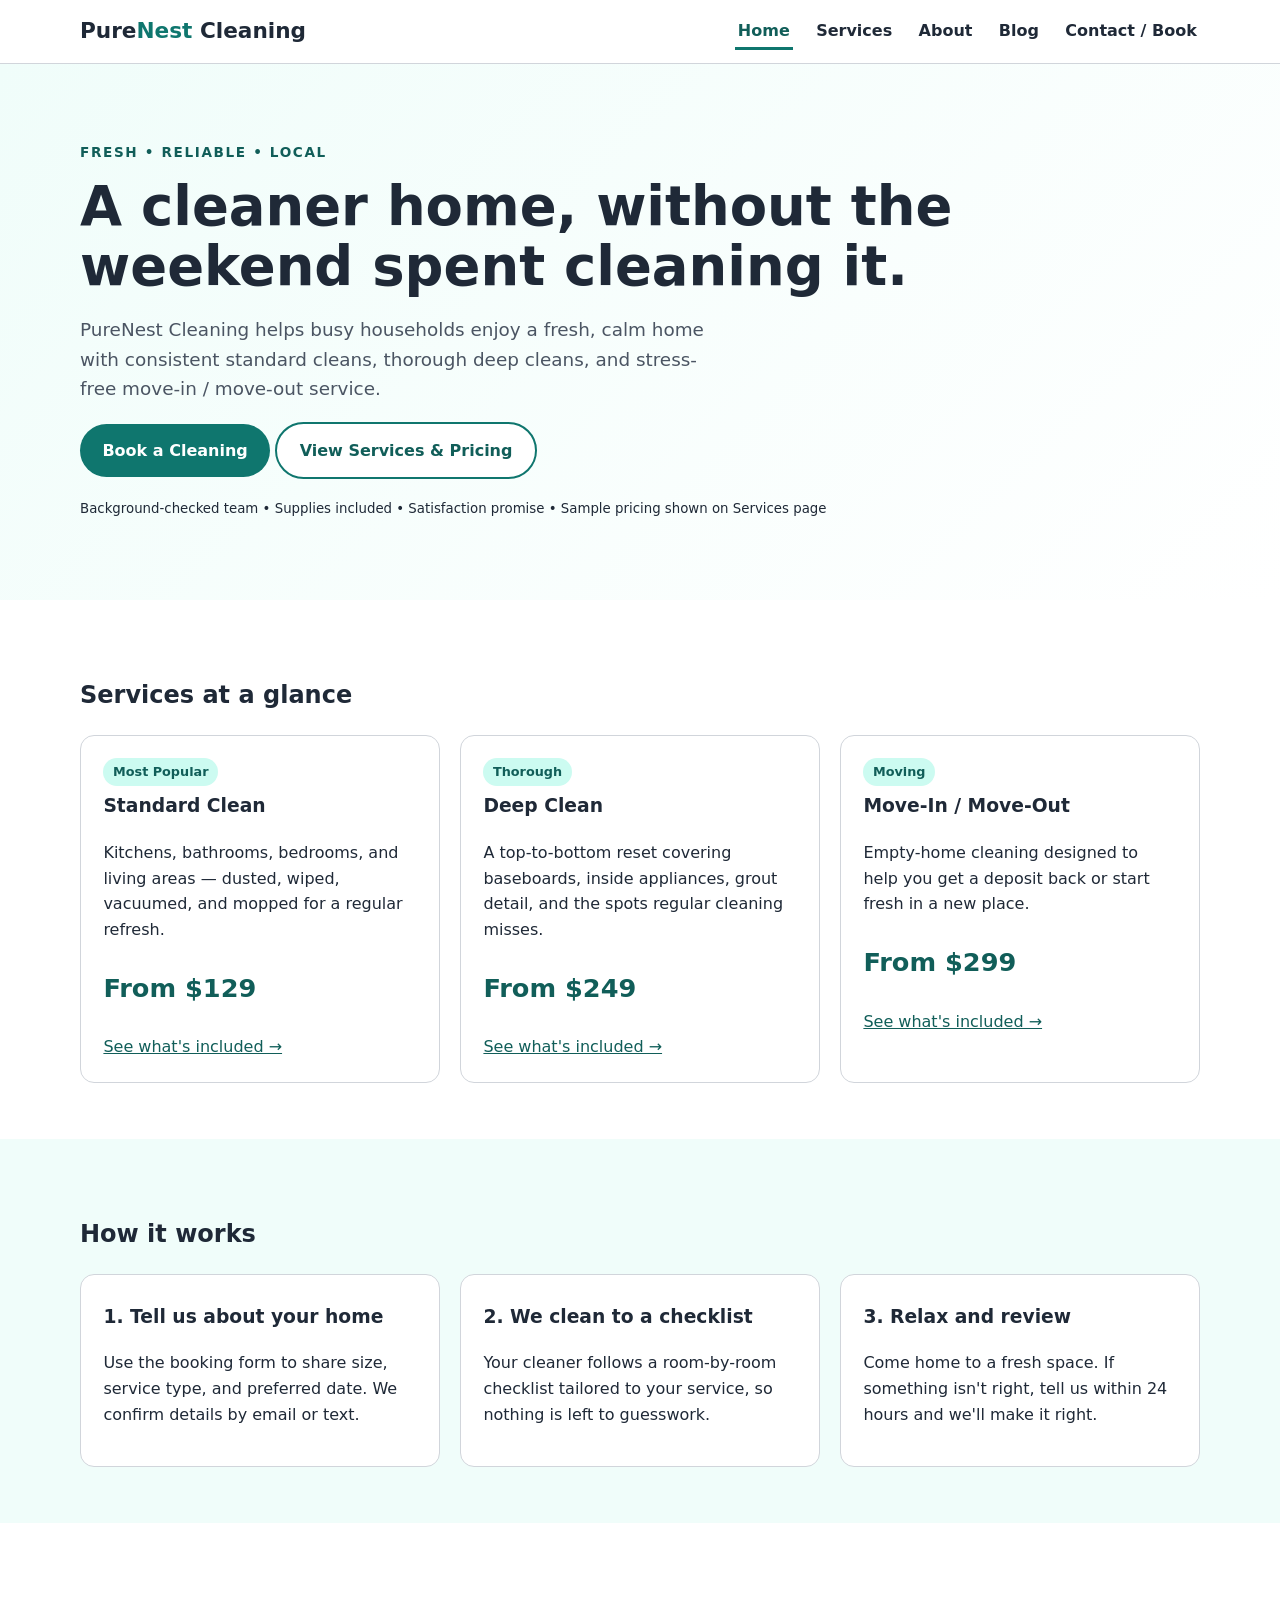
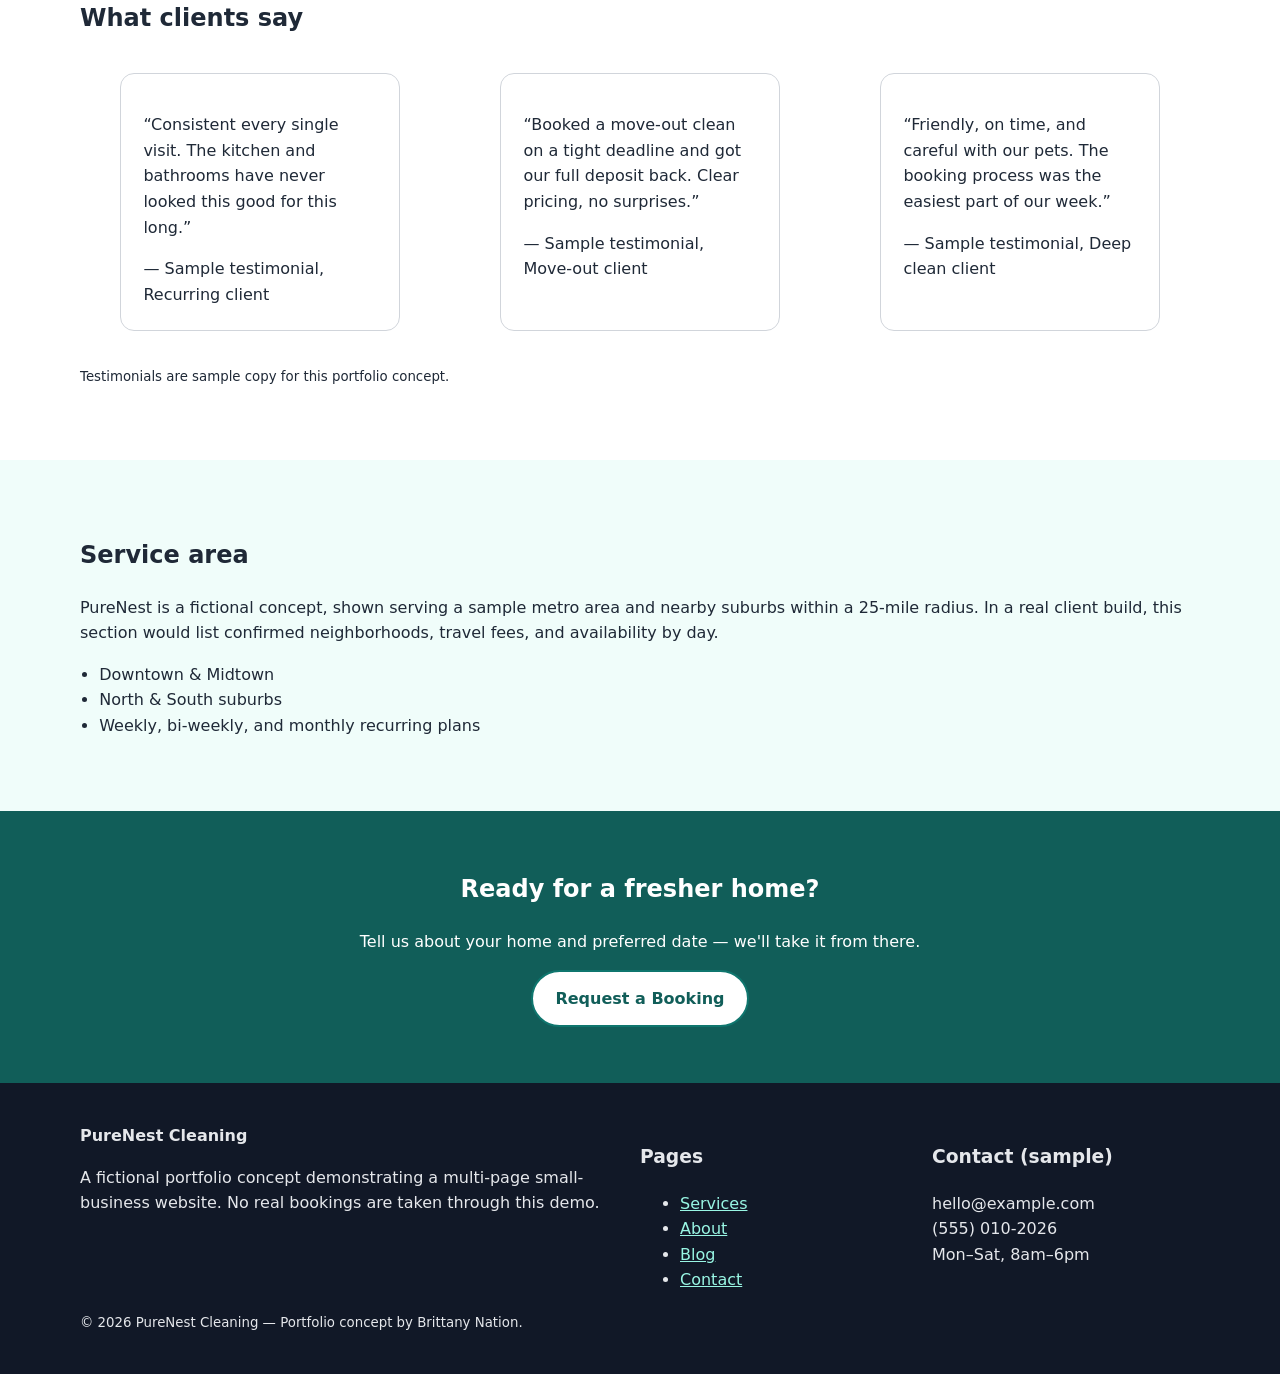
<file: index.html>
<!DOCTYPE html>
<html lang="en"><head><meta charset="UTF-8"><meta name="viewport" content="width=device-width,initial-scale=1">
<title>PureNest Cleaning — Home Cleaning You Can Trust</title>
<meta name="description" content="PureNest Cleaning is a fictional portfolio concept for a friendly, trustworthy home cleaning company.">
<link rel="stylesheet" href="styles.css">
<meta property="og:type" content="website">
<meta property="og:title" content="PureNest Cleaning — Home Cleaning You Can Trust">
<meta property="og:description" content="A complete multi-page website for PureNest Cleaning, a fictional cleaning company with fresh mint-and-white branding, structured the way a Webflow client build is structured.">
<meta property="og:url" content="https://brittanynation.github.io/multipage-business-site/">
<meta property="og:image" content="https://brittanynation.github.io/multipage-business-site/og-image.png">
<meta name="twitter:card" content="summary_large_image">
</head>
<body><a class="skip" href="#main">Skip to content</a>
<header class="site-header"><div class="container header-inner">
<a class="logo" href="index.html">Pure<span>Nest</span> Cleaning</a>
<button class="nav-toggle" aria-expanded="false" aria-controls="main-nav" aria-label="Toggle navigation">Menu</button>
<nav class="main-nav" id="main-nav" aria-label="Main navigation"><ul>
<li><a href="index.html" class="active" aria-current="page">Home</a></li>
<li><a href="services.html">Services</a></li><li><a href="about.html">About</a></li>
<li><a href="blog.html">Blog</a></li><li><a href="contact.html">Contact / Book</a></li>
</ul></nav></div></header>
<main id="main">
<section class="hero"><div class="container">
<p class="eyebrow">Fresh • Reliable • Local</p>
<h1>A cleaner home, without the weekend spent cleaning it.</h1>
<p class="lead">PureNest Cleaning helps busy households enjoy a fresh, calm home with consistent standard cleans, thorough deep cleans, and stress-free move-in / move-out service.</p>
<p><a class="btn" href="contact.html">Book a Cleaning</a> <a class="btn secondary" href="services.html">View Services &amp; Pricing</a></p>
<p><small>Background-checked team • Supplies included • Satisfaction promise • Sample pricing shown on Services page</small></p>
</div></section>

<section class="section"><div class="container"><h2>Services at a glance</h2>
<div class="grid grid-3">
<article class="card"><span class="badge">Most Popular</span><h3>Standard Clean</h3><p>Kitchens, bathrooms, bedrooms, and living areas — dusted, wiped, vacuumed, and mopped for a regular refresh.</p><p class="price">From $129</p><a href="services.html">See what's included →</a></article>
<article class="card"><span class="badge">Thorough</span><h3>Deep Clean</h3><p>A top-to-bottom reset covering baseboards, inside appliances, grout detail, and the spots regular cleaning misses.</p><p class="price">From $249</p><a href="services.html">See what's included →</a></article>
<article class="card"><span class="badge">Moving</span><h3>Move-In / Move-Out</h3><p>Empty-home cleaning designed to help you get a deposit back or start fresh in a new place.</p><p class="price">From $299</p><a href="services.html">See what's included →</a></article>
</div></div></section>

<section class="section alt"><div class="container"><h2>How it works</h2>
<div class="grid grid-3">
<div class="card"><h3>1. Tell us about your home</h3><p>Use the booking form to share size, service type, and preferred date. We confirm details by email or text.</p></div>
<div class="card"><h3>2. We clean to a checklist</h3><p>Your cleaner follows a room-by-room checklist tailored to your service, so nothing is left to guesswork.</p></div>
<div class="card"><h3>3. Relax and review</h3><p>Come home to a fresh space. If something isn't right, tell us within 24 hours and we'll make it right.</p></div>
</div></div></section>

<section class="section"><div class="container"><h2>What clients say</h2>
<div class="grid grid-3">
<blockquote class="card"><p>“Consistent every single visit. The kitchen and bathrooms have never looked this good for this long.”</p><footer>— Sample testimonial, Recurring client</footer></blockquote>
<blockquote class="card"><p>“Booked a move-out clean on a tight deadline and got our full deposit back. Clear pricing, no surprises.”</p><footer>— Sample testimonial, Move-out client</footer></blockquote>
<blockquote class="card"><p>“Friendly, on time, and careful with our pets. The booking process was the easiest part of our week.”</p><footer>— Sample testimonial, Deep clean client</footer></blockquote>
</div><p><small>Testimonials are sample copy for this portfolio concept.</small></p></div></section>

<section class="section alt"><div class="container"><h2>Service area</h2>
<p>PureNest is a fictional concept, shown serving a sample metro area and nearby suburbs within a 25-mile radius. In a real client build, this section would list confirmed neighborhoods, travel fees, and availability by day.</p>
<ul class="checklist"><li>Downtown &amp; Midtown</li><li>North &amp; South suburbs</li><li>Weekly, bi-weekly, and monthly recurring plans</li></ul>
</div></section>

<section class="cta-band"><div class="container"><h2>Ready for a fresher home?</h2><p>Tell us about your home and preferred date — we'll take it from there.</p><p><a class="btn secondary" href="contact.html">Request a Booking</a></p></div></section>
</main>
<footer class="site-footer"><div class="container footer-grid">
<div><strong>PureNest Cleaning</strong><p>A fictional portfolio concept demonstrating a multi-page small-business website. No real bookings are taken through this demo.</p></div>
<div><h3>Pages</h3><ul><li><a href="services.html">Services</a></li><li><a href="about.html">About</a></li><li><a href="blog.html">Blog</a></li><li><a href="contact.html">Contact</a></li></ul></div>
<div><h3>Contact (sample)</h3><p>hello@example.com<br>(555) 010-2026<br>Mon–Sat, 8am–6pm</p></div>
</div><div class="container"><small>© 2026 PureNest Cleaning — Portfolio concept by Brittany Nation.</small></div></footer>
<script src="app.js"></script></body></html>
</file>
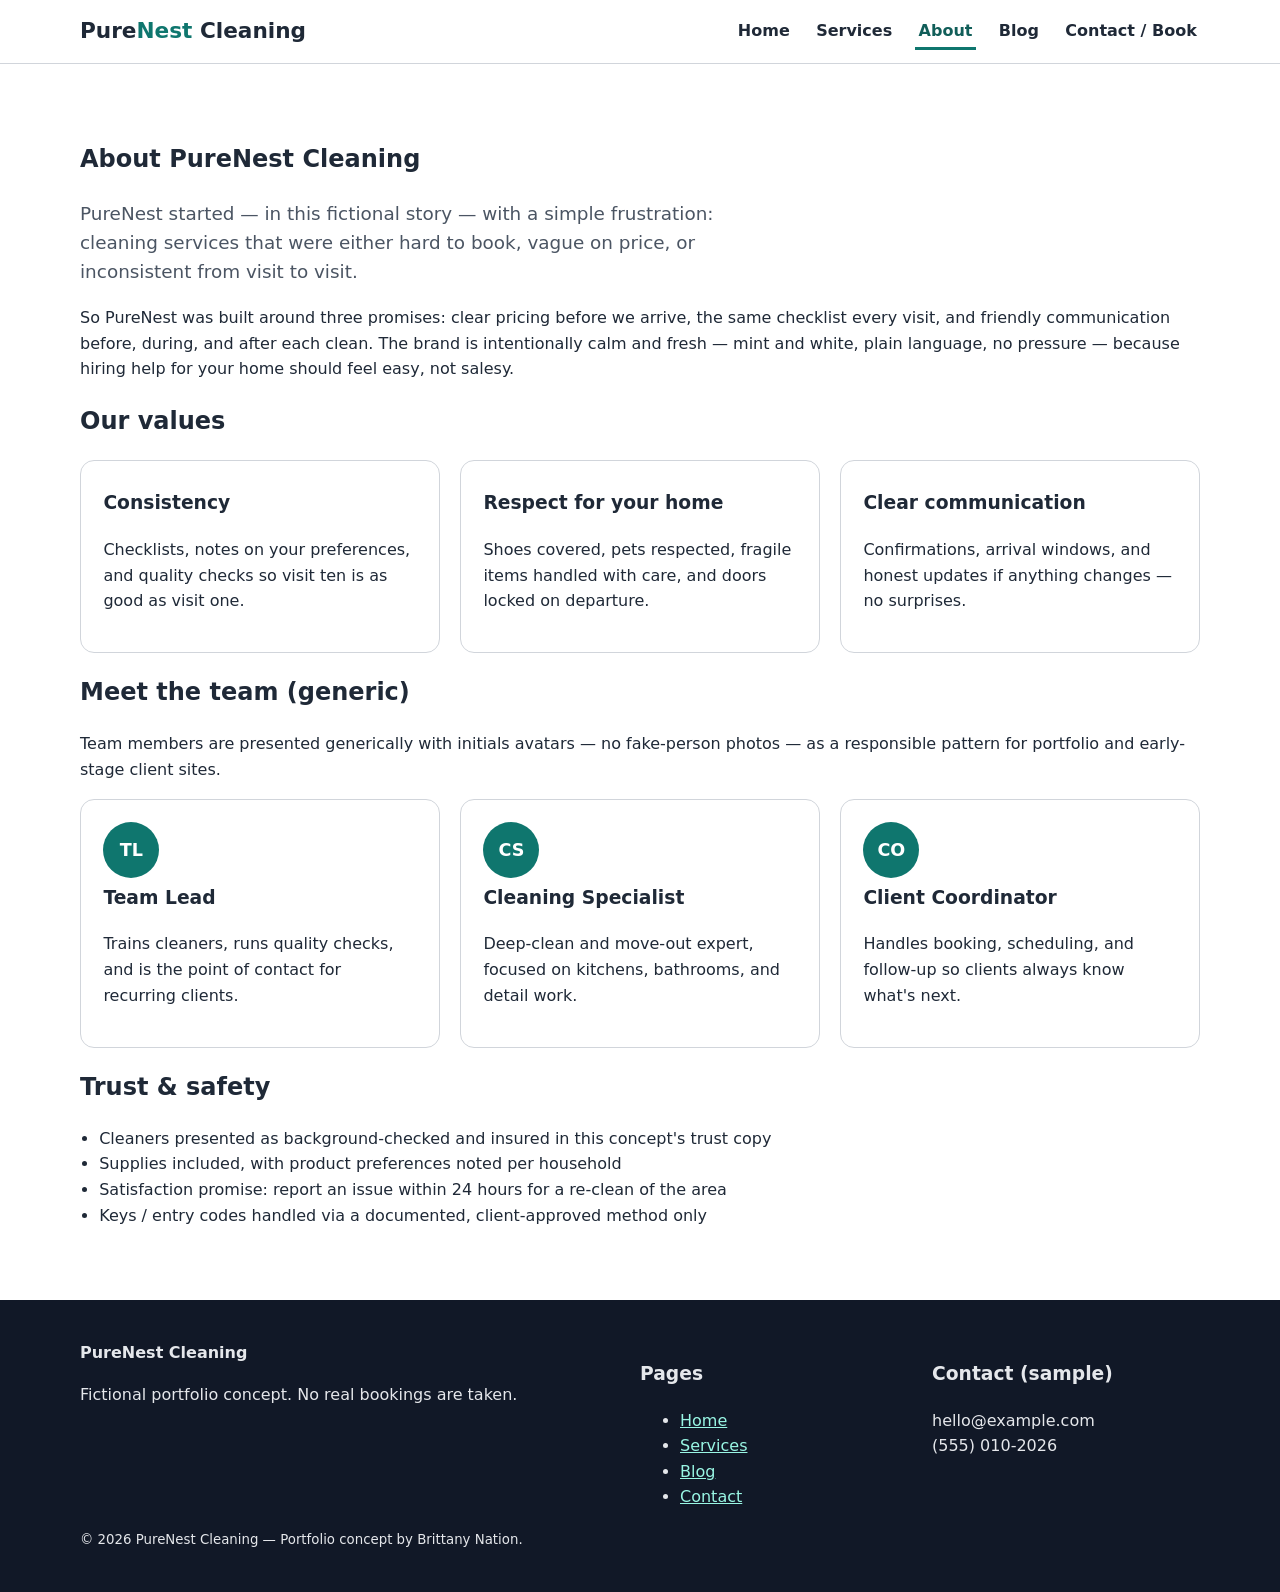
<file: about.html>
<!DOCTYPE html>
<html lang="en"><head><meta charset="UTF-8"><meta name="viewport" content="width=device-width,initial-scale=1">
<title>About — PureNest Cleaning</title><link rel="stylesheet" href="styles.css"></head>
<body><a class="skip" href="#main">Skip to content</a>
<header class="site-header"><div class="container header-inner"><a class="logo" href="index.html">Pure<span>Nest</span> Cleaning</a>
<button class="nav-toggle" aria-expanded="false" aria-controls="main-nav" aria-label="Toggle navigation">Menu</button>
<nav class="main-nav" id="main-nav" aria-label="Main navigation"><ul>
<li><a href="index.html">Home</a></li><li><a href="services.html">Services</a></li>
<li><a href="about.html" class="active" aria-current="page">About</a></li><li><a href="blog.html">Blog</a></li><li><a href="contact.html">Contact / Book</a></li></ul></nav></div></header>
<main id="main"><section class="section"><div class="container">
<h1>About PureNest Cleaning</h1>
<p class="lead">PureNest started — in this fictional story — with a simple frustration: cleaning services that were either hard to book, vague on price, or inconsistent from visit to visit.</p>
<p>So PureNest was built around three promises: clear pricing before we arrive, the same checklist every visit, and friendly communication before, during, and after each clean. The brand is intentionally calm and fresh — mint and white, plain language, no pressure — because hiring help for your home should feel easy, not salesy.</p>
<h2>Our values</h2><div class="grid grid-3">
<div class="card"><h3>Consistency</h3><p>Checklists, notes on your preferences, and quality checks so visit ten is as good as visit one.</p></div>
<div class="card"><h3>Respect for your home</h3><p>Shoes covered, pets respected, fragile items handled with care, and doors locked on departure.</p></div>
<div class="card"><h3>Clear communication</h3><p>Confirmations, arrival windows, and honest updates if anything changes — no surprises.</p></div></div>

<h2>Meet the team (generic)</h2><p>Team members are presented generically with initials avatars — no fake-person photos — as a responsible pattern for portfolio and early-stage client sites.</p>
<div class="grid grid-3">
<div class="card"><div class="avatar" aria-hidden="true">TL</div><h3>Team Lead</h3><p>Trains cleaners, runs quality checks, and is the point of contact for recurring clients.</p></div>
<div class="card"><div class="avatar" aria-hidden="true">CS</div><h3>Cleaning Specialist</h3><p>Deep-clean and move-out expert, focused on kitchens, bathrooms, and detail work.</p></div>
<div class="card"><div class="avatar" aria-hidden="true">CO</div><h3>Client Coordinator</h3><p>Handles booking, scheduling, and follow-up so clients always know what's next.</p></div></div>

<h2>Trust &amp; safety</h2><ul class="checklist">
<li>Cleaners presented as background-checked and insured in this concept's trust copy</li>
<li>Supplies included, with product preferences noted per household</li>
<li>Satisfaction promise: report an issue within 24 hours for a re-clean of the area</li>
<li>Keys / entry codes handled via a documented, client-approved method only</li></ul>
</div></section></main>
<footer class="site-footer"><div class="container footer-grid"><div><strong>PureNest Cleaning</strong><p>Fictional portfolio concept. No real bookings are taken.</p></div><div><h3>Pages</h3><ul><li><a href="index.html">Home</a></li><li><a href="services.html">Services</a></li><li><a href="blog.html">Blog</a></li><li><a href="contact.html">Contact</a></li></ul></div><div><h3>Contact (sample)</h3><p>hello@example.com<br>(555) 010-2026</p></div></div><div class="container"><small>© 2026 PureNest Cleaning — Portfolio concept by Brittany Nation.</small></div></footer>
<script src="app.js"></script></body></html>
</file>
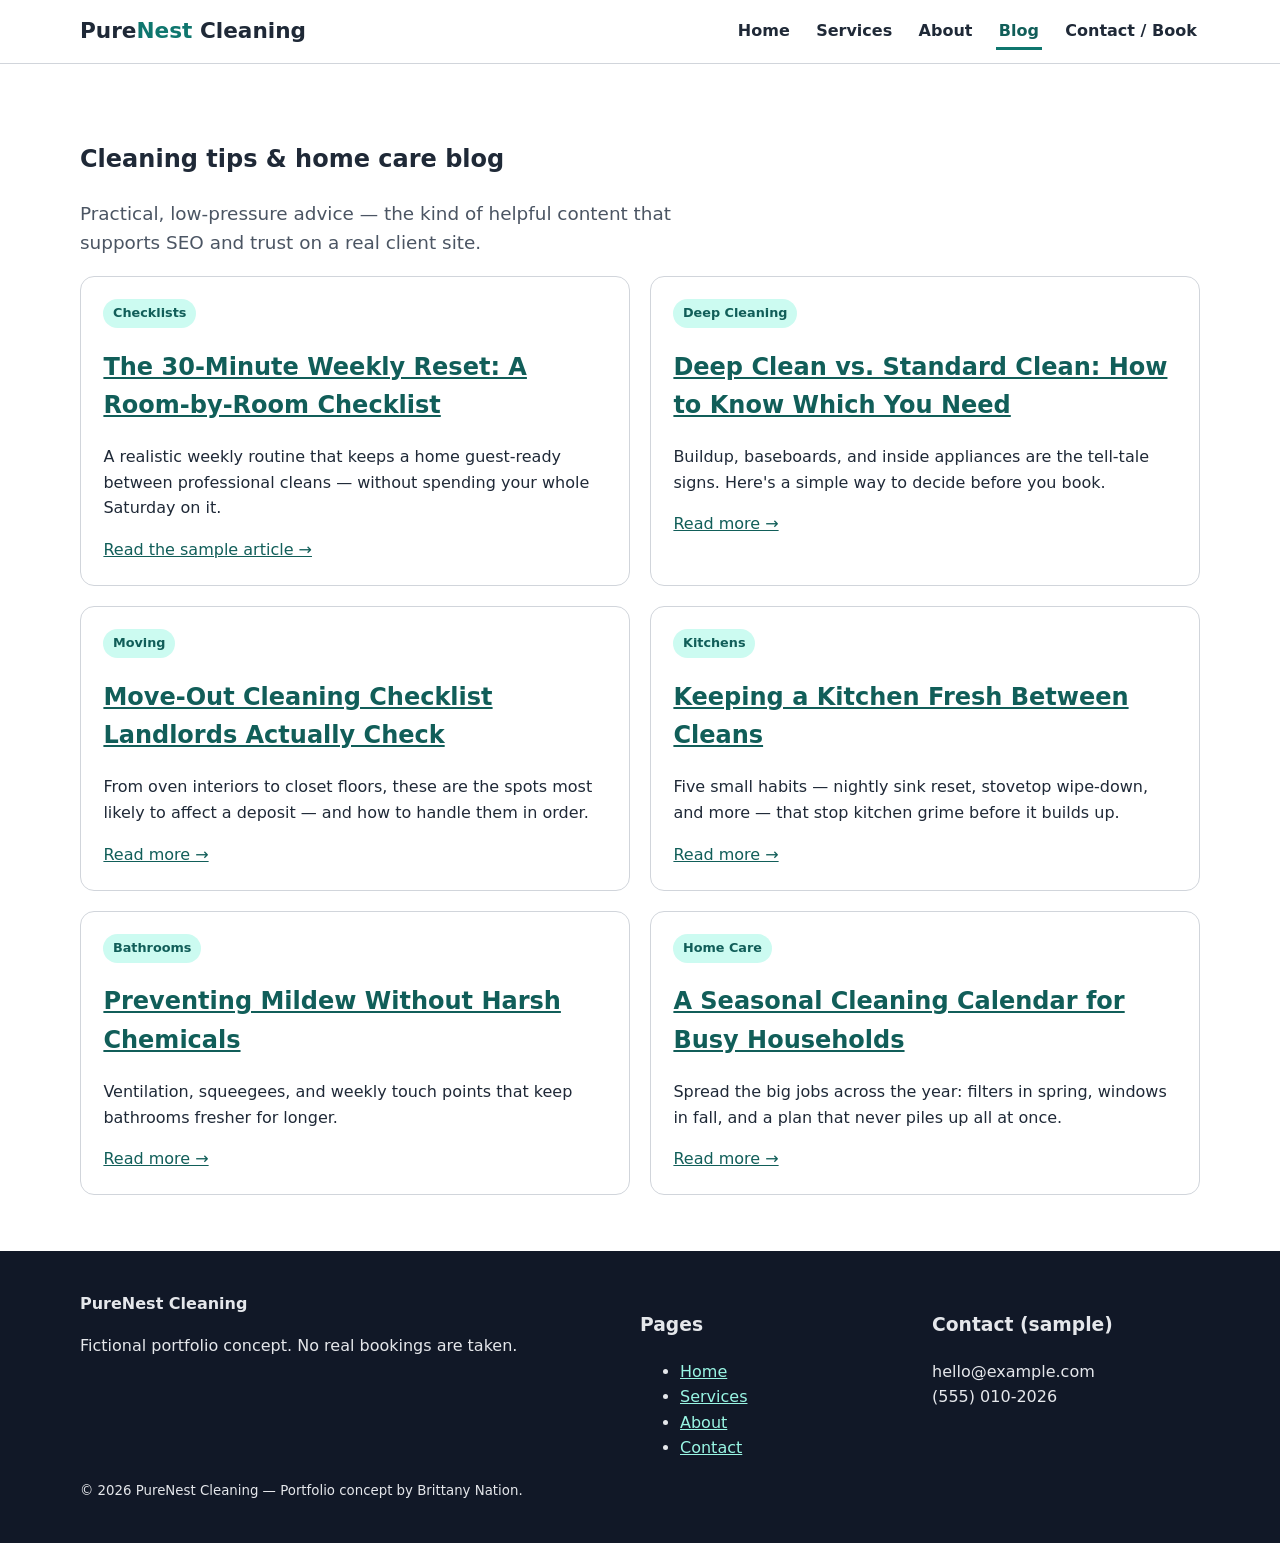
<file: blog.html>
<!DOCTYPE html>
<html lang="en"><head><meta charset="UTF-8"><meta name="viewport" content="width=device-width,initial-scale=1">
<title>Blog — PureNest Cleaning</title><link rel="stylesheet" href="styles.css"></head>
<body><a class="skip" href="#main">Skip to content</a>
<header class="site-header"><div class="container header-inner"><a class="logo" href="index.html">Pure<span>Nest</span> Cleaning</a>
<button class="nav-toggle" aria-expanded="false" aria-controls="main-nav" aria-label="Toggle navigation">Menu</button>
<nav class="main-nav" id="main-nav" aria-label="Main navigation"><ul>
<li><a href="index.html">Home</a></li><li><a href="services.html">Services</a></li>
<li><a href="about.html">About</a></li><li><a href="blog.html" class="active" aria-current="page">Blog</a></li><li><a href="contact.html">Contact / Book</a></li></ul></nav></div></header>
<main id="main"><section class="section"><div class="container">
<h1>Cleaning tips &amp; home care blog</h1><p class="lead">Practical, low-pressure advice — the kind of helpful content that supports SEO and trust on a real client site.</p>
<div class="grid grid-2">
<article class="card"><span class="badge">Checklists</span><h2><a href="post.html">The 30-Minute Weekly Reset: A Room-by-Room Checklist</a></h2><p>A realistic weekly routine that keeps a home guest-ready between professional cleans — without spending your whole Saturday on it.</p><a href="post.html">Read the sample article →</a></article>
<article class="card"><span class="badge">Deep Cleaning</span><h2><a href="post.html">Deep Clean vs. Standard Clean: How to Know Which You Need</a></h2><p>Buildup, baseboards, and inside appliances are the tell-tale signs. Here's a simple way to decide before you book.</p><a href="post.html">Read more →</a></article>
<article class="card"><span class="badge">Moving</span><h2><a href="post.html">Move-Out Cleaning Checklist Landlords Actually Check</a></h2><p>From oven interiors to closet floors, these are the spots most likely to affect a deposit — and how to handle them in order.</p><a href="post.html">Read more →</a></article>
<article class="card"><span class="badge">Kitchens</span><h2><a href="post.html">Keeping a Kitchen Fresh Between Cleans</a></h2><p>Five small habits — nightly sink reset, stovetop wipe-down, and more — that stop kitchen grime before it builds up.</p><a href="post.html">Read more →</a></article>
<article class="card"><span class="badge">Bathrooms</span><h2><a href="post.html">Preventing Mildew Without Harsh Chemicals</a></h2><p>Ventilation, squeegees, and weekly touch points that keep bathrooms fresher for longer.</p><a href="post.html">Read more →</a></article>
<article class="card"><span class="badge">Home Care</span><h2><a href="post.html">A Seasonal Cleaning Calendar for Busy Households</a></h2><p>Spread the big jobs across the year: filters in spring, windows in fall, and a plan that never piles up all at once.</p><a href="post.html">Read more →</a></article>
</div></div></section></main>
<footer class="site-footer"><div class="container footer-grid"><div><strong>PureNest Cleaning</strong><p>Fictional portfolio concept. No real bookings are taken.</p></div><div><h3>Pages</h3><ul><li><a href="index.html">Home</a></li><li><a href="services.html">Services</a></li><li><a href="about.html">About</a></li><li><a href="contact.html">Contact</a></li></ul></div><div><h3>Contact (sample)</h3><p>hello@example.com<br>(555) 010-2026</p></div></div><div class="container"><small>© 2026 PureNest Cleaning — Portfolio concept by Brittany Nation.</small></div></footer>
<script src="app.js"></script></body></html>
</file>
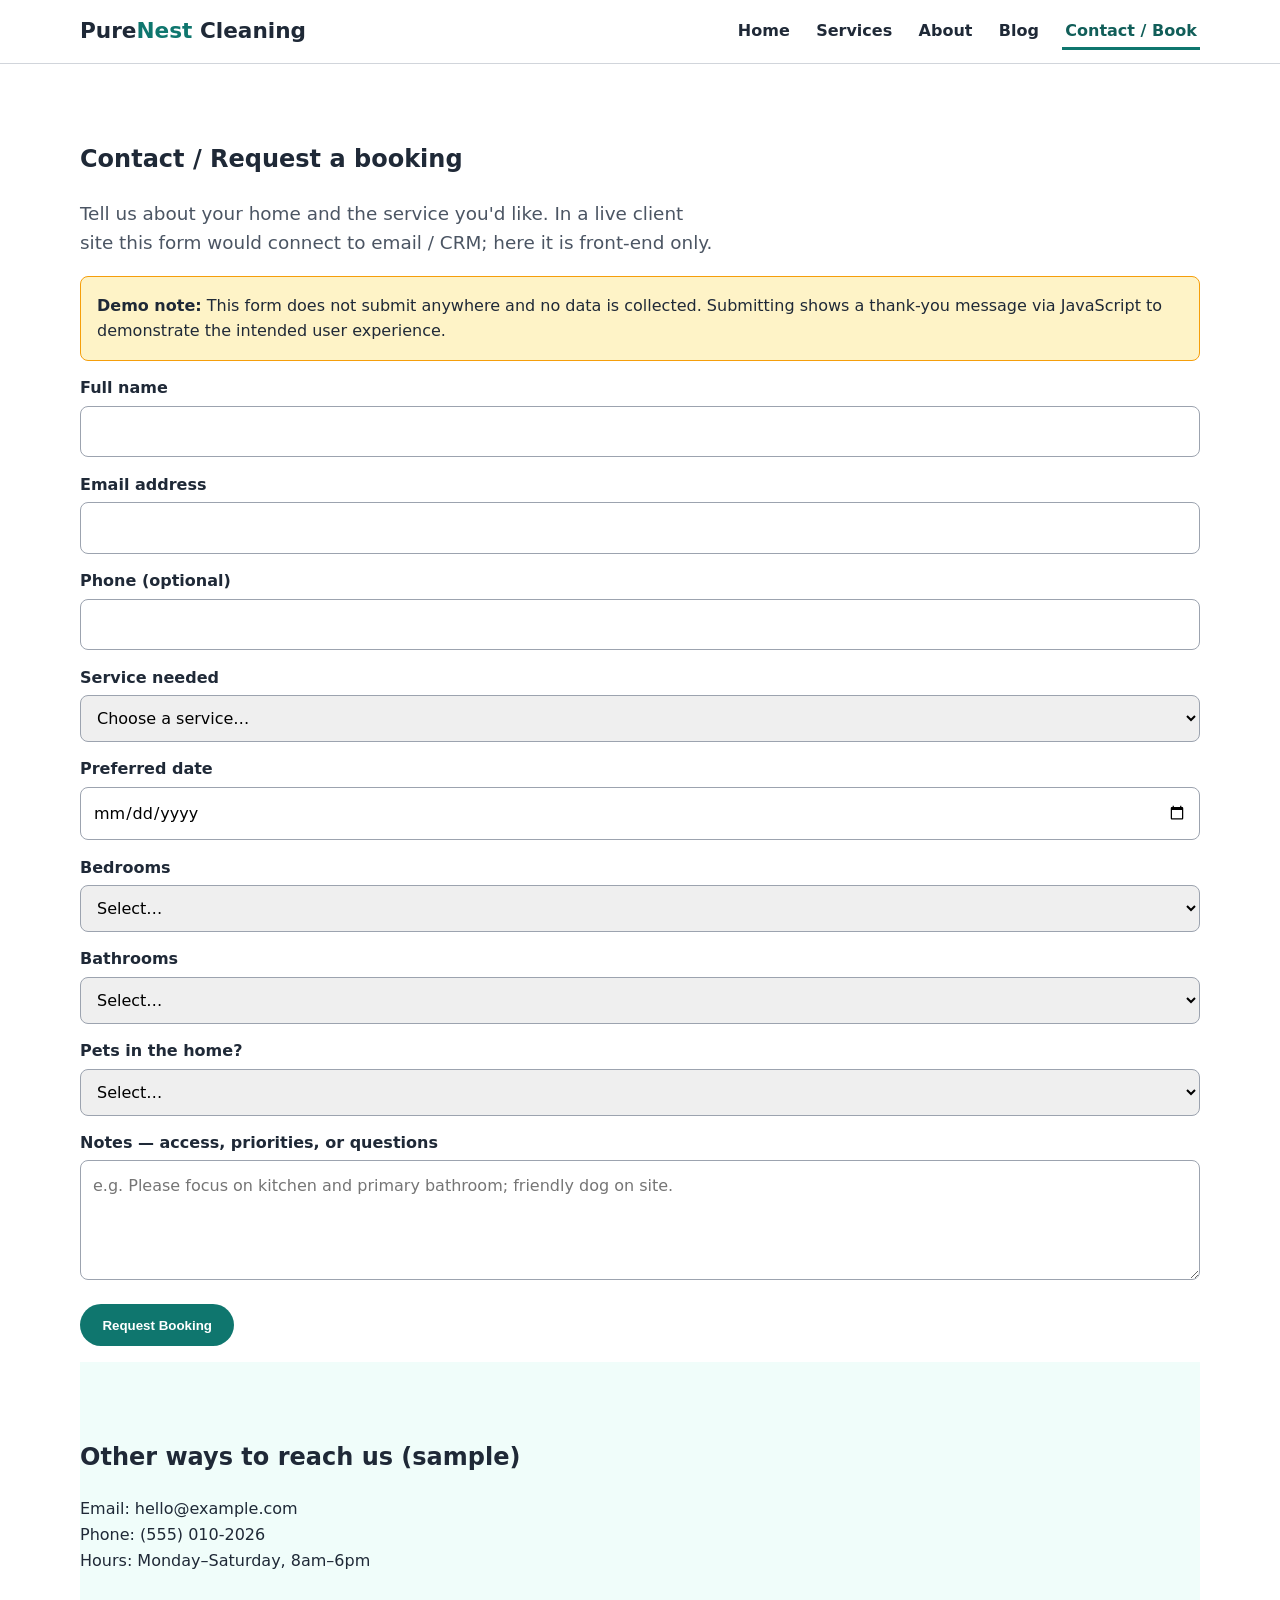
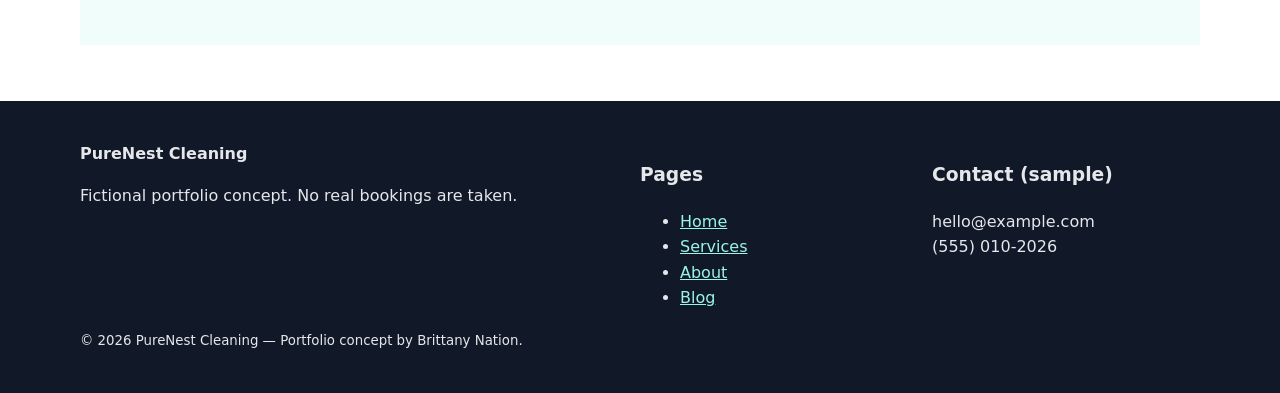
<file: contact.html>
<!DOCTYPE html>
<html lang="en"><head><meta charset="UTF-8"><meta name="viewport" content="width=device-width,initial-scale=1">
<title>Contact / Book — PureNest Cleaning</title><link rel="stylesheet" href="styles.css"></head>
<body><a class="skip" href="#main">Skip to content</a>
<header class="site-header"><div class="container header-inner"><a class="logo" href="index.html">Pure<span>Nest</span> Cleaning</a>
<button class="nav-toggle" aria-expanded="false" aria-controls="main-nav" aria-label="Toggle navigation">Menu</button>
<nav class="main-nav" id="main-nav" aria-label="Main navigation"><ul>
<li><a href="index.html">Home</a></li><li><a href="services.html">Services</a></li>
<li><a href="about.html">About</a></li><li><a href="blog.html">Blog</a></li><li><a href="contact.html" class="active" aria-current="page">Contact / Book</a></li></ul></nav></div></header>
<main id="main"><section class="section"><div class="container">
<h1>Contact / Request a booking</h1>
<p class="lead">Tell us about your home and the service you'd like. In a live client site this form would connect to email / CRM; here it is front-end only.</p>
<div class="form-note" role="note"><strong>Demo note:</strong> This form does not submit anywhere and no data is collected. Submitting shows a thank-you message via JavaScript to demonstrate the intended user experience.</div>

<form id="booking-form" novalidate>
<label for="name">Full name</label><input id="name" name="name" type="text" autocomplete="name" required>
<label for="email">Email address</label><input id="email" name="email" type="email" autocomplete="email" required>
<label for="phone">Phone (optional)</label><input id="phone" name="phone" type="tel" autocomplete="tel">
<label for="service">Service needed</label>
<select id="service" name="service" required><option value="">Choose a service…</option><option>Standard Clean</option><option>Deep Clean</option><option>Move-In / Move-Out</option><option>Recurring Plan</option><option>Not sure yet</option></select>
<label for="date">Preferred date</label><input id="date" name="date" type="date">
<label for="bedrooms">Bedrooms</label>
<select id="bedrooms" name="bedrooms"><option value="">Select…</option><option>Studio / 1</option><option>2</option><option>3</option><option>4</option><option>5+</option></select>
<label for="bathrooms">Bathrooms</label>
<select id="bathrooms" name="bathrooms"><option value="">Select…</option><option>1</option><option>2</option><option>3</option><option>4+</option></select>
<label for="pets">Pets in the home?</label>
<select id="pets" name="pets"><option value="">Select…</option><option>No pets</option><option>Dog(s)</option><option>Cat(s)</option><option>Other</option></select>
<label for="notes">Notes — access, priorities, or questions</label><textarea id="notes" name="notes" placeholder="e.g. Please focus on kitchen and primary bathroom; friendly dog on site."></textarea>
<p><button class="btn" type="submit">Request Booking</button></p>
<div id="form-success" class="success" hidden tabindex="-1"><strong>Thank you!</strong> Your request has been noted in this demo. In a live PureNest site, we'd confirm your booking by email or text within one business day.</div>
</form>

<section class="section alt"><h2>Other ways to reach us (sample)</h2><p>Email: hello@example.com<br>Phone: (555) 010-2026<br>Hours: Monday–Saturday, 8am–6pm</p></section>
</div></section></main>
<footer class="site-footer"><div class="container footer-grid"><div><strong>PureNest Cleaning</strong><p>Fictional portfolio concept. No real bookings are taken.</p></div><div><h3>Pages</h3><ul><li><a href="index.html">Home</a></li><li><a href="services.html">Services</a></li><li><a href="about.html">About</a></li><li><a href="blog.html">Blog</a></li></ul></div><div><h3>Contact (sample)</h3><p>hello@example.com<br>(555) 010-2026</p></div></div><div class="container"><small>© 2026 PureNest Cleaning — Portfolio concept by Brittany Nation.</small></div></footer>
<script src="app.js"></script></body></html>
</file>
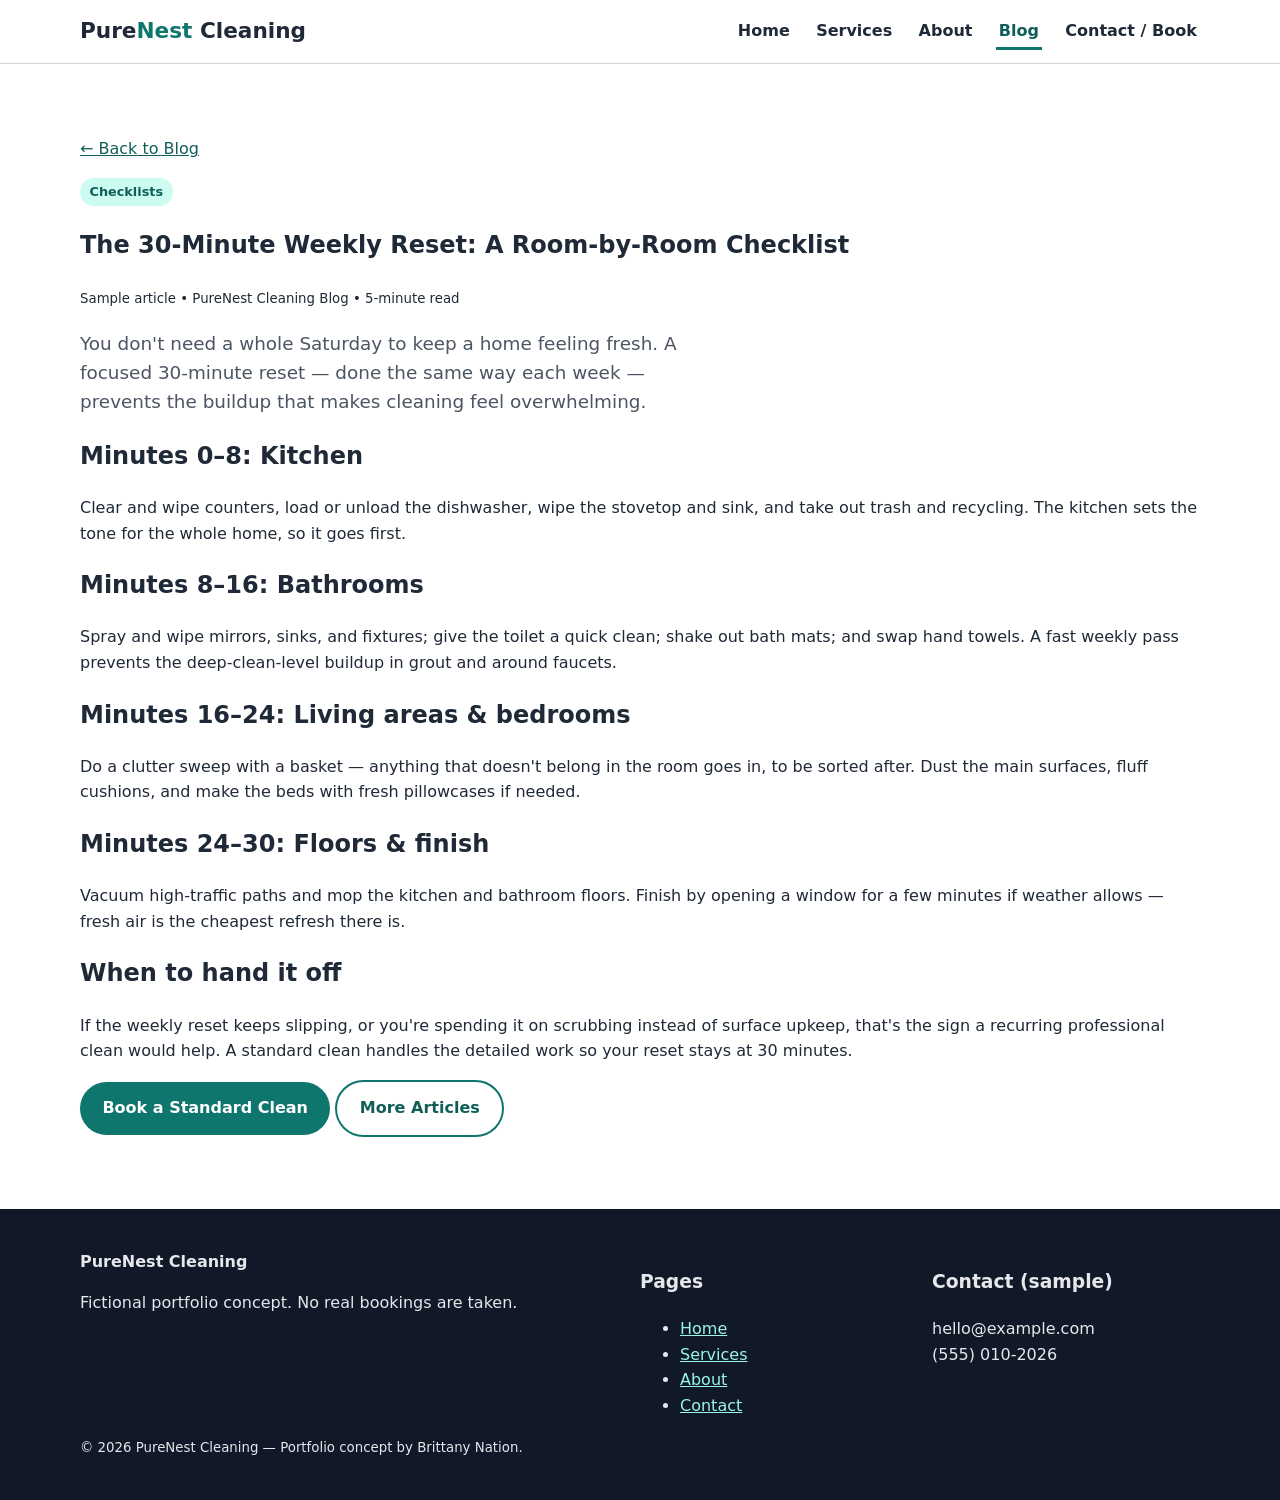
<file: post.html>
<!DOCTYPE html>
<html lang="en"><head><meta charset="UTF-8"><meta name="viewport" content="width=device-width,initial-scale=1">
<title>The 30-Minute Weekly Reset — PureNest Cleaning Blog</title><link rel="stylesheet" href="styles.css"></head>
<body><a class="skip" href="#main">Skip to content</a>
<header class="site-header"><div class="container header-inner"><a class="logo" href="index.html">Pure<span>Nest</span> Cleaning</a>
<button class="nav-toggle" aria-expanded="false" aria-controls="main-nav" aria-label="Toggle navigation">Menu</button>
<nav class="main-nav" id="main-nav" aria-label="Main navigation"><ul>
<li><a href="index.html">Home</a></li><li><a href="services.html">Services</a></li>
<li><a href="about.html">About</a></li><li><a href="blog.html" class="active" aria-current="page">Blog</a></li><li><a href="contact.html">Contact / Book</a></li></ul></nav></div></header>
<main id="main"><article class="section"><div class="container">
<p><a href="blog.html">← Back to Blog</a></p><span class="badge">Checklists</span>
<h1>The 30-Minute Weekly Reset: A Room-by-Room Checklist</h1>
<p><small>Sample article • PureNest Cleaning Blog • 5-minute read</small></p>
<p class="lead">You don't need a whole Saturday to keep a home feeling fresh. A focused 30-minute reset — done the same way each week — prevents the buildup that makes cleaning feel overwhelming.</p>
<h2>Minutes 0–8: Kitchen</h2><p>Clear and wipe counters, load or unload the dishwasher, wipe the stovetop and sink, and take out trash and recycling. The kitchen sets the tone for the whole home, so it goes first.</p>
<h2>Minutes 8–16: Bathrooms</h2><p>Spray and wipe mirrors, sinks, and fixtures; give the toilet a quick clean; shake out bath mats; and swap hand towels. A fast weekly pass prevents the deep-clean-level buildup in grout and around faucets.</p>
<h2>Minutes 16–24: Living areas &amp; bedrooms</h2><p>Do a clutter sweep with a basket — anything that doesn't belong in the room goes in, to be sorted after. Dust the main surfaces, fluff cushions, and make the beds with fresh pillowcases if needed.</p>
<h2>Minutes 24–30: Floors &amp; finish</h2><p>Vacuum high-traffic paths and mop the kitchen and bathroom floors. Finish by opening a window for a few minutes if weather allows — fresh air is the cheapest refresh there is.</p>
<h2>When to hand it off</h2><p>If the weekly reset keeps slipping, or you're spending it on scrubbing instead of surface upkeep, that's the sign a recurring professional clean would help. A standard clean handles the detailed work so your reset stays at 30 minutes.</p>
<p><a class="btn" href="contact.html">Book a Standard Clean</a> <a class="btn secondary" href="blog.html">More Articles</a></p>
</div></article></main>
<footer class="site-footer"><div class="container footer-grid"><div><strong>PureNest Cleaning</strong><p>Fictional portfolio concept. No real bookings are taken.</p></div><div><h3>Pages</h3><ul><li><a href="index.html">Home</a></li><li><a href="services.html">Services</a></li><li><a href="about.html">About</a></li><li><a href="contact.html">Contact</a></li></ul></div><div><h3>Contact (sample)</h3><p>hello@example.com<br>(555) 010-2026</p></div></div><div class="container"><small>© 2026 PureNest Cleaning — Portfolio concept by Brittany Nation.</small></div></footer>
<script src="app.js"></script></body></html>
</file>
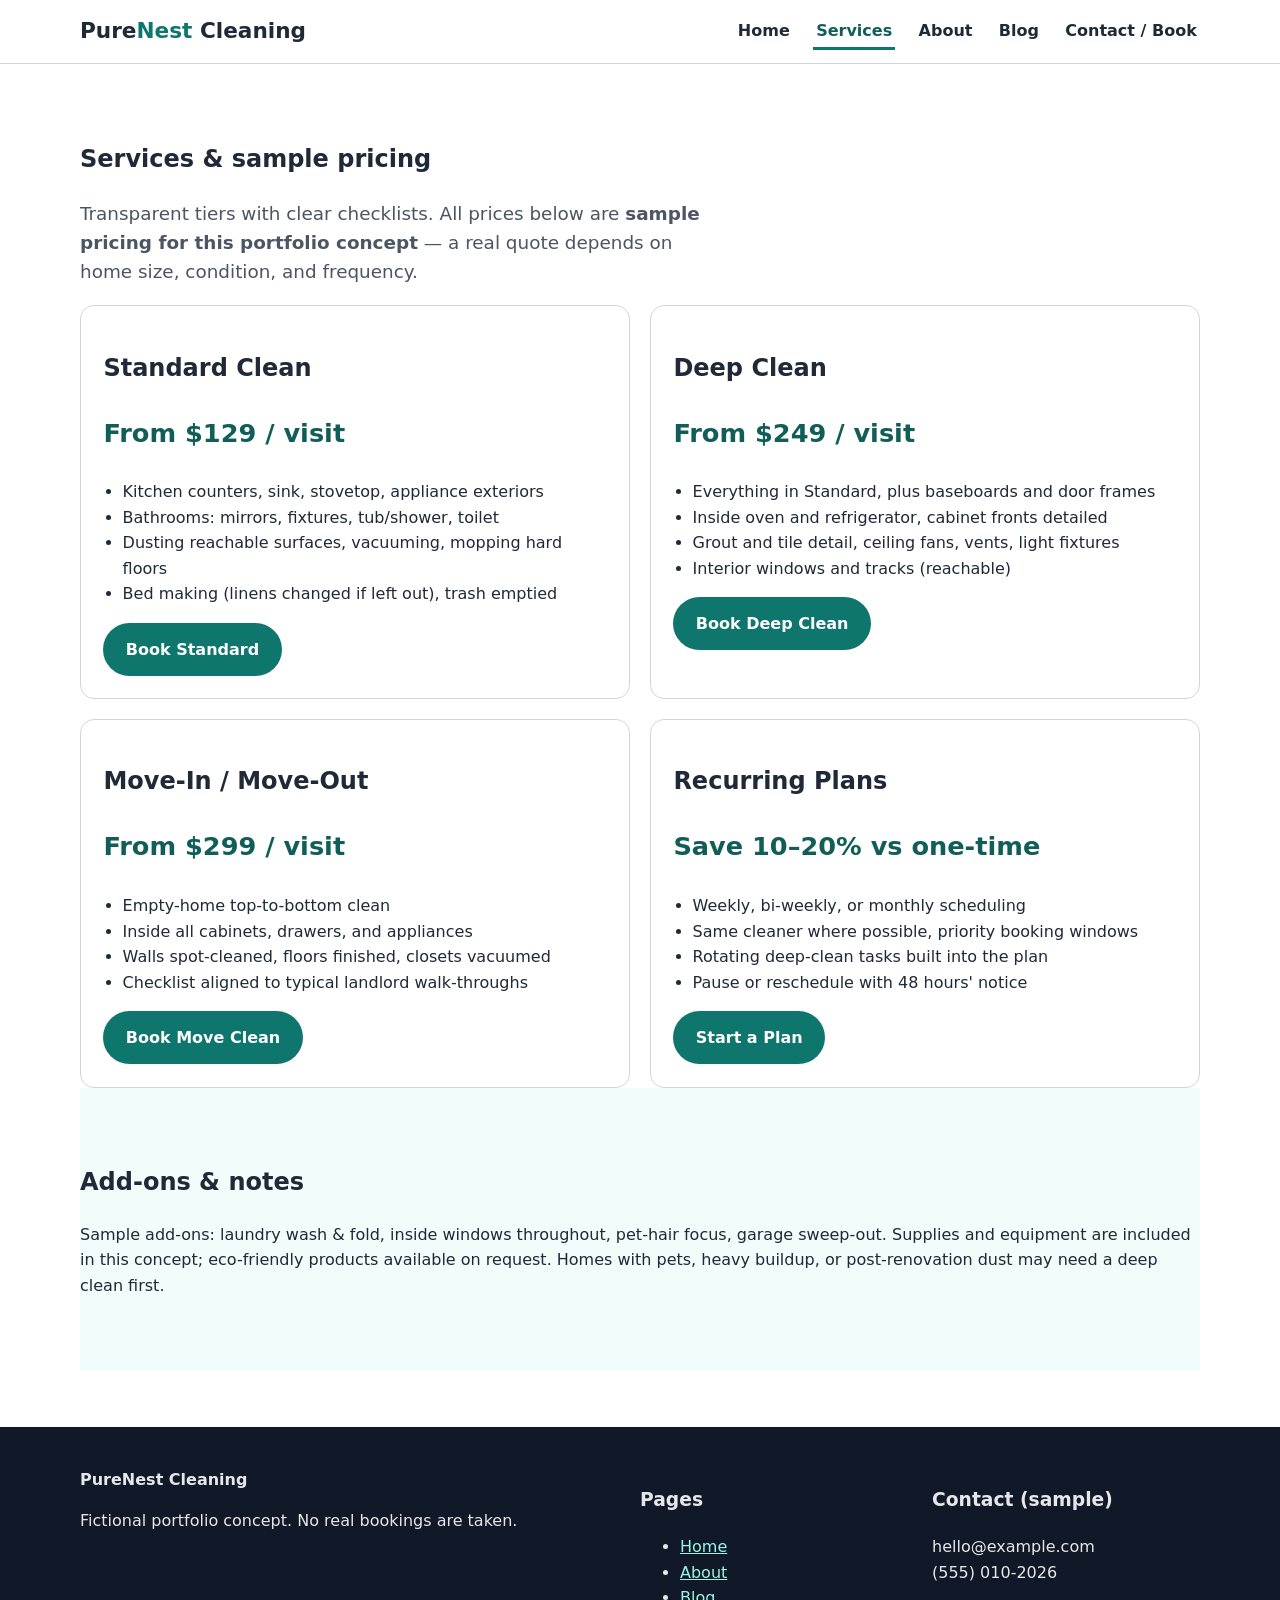
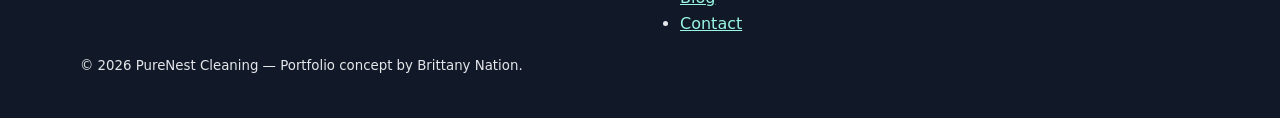
<file: services.html>
<!DOCTYPE html>
<html lang="en"><head><meta charset="UTF-8"><meta name="viewport" content="width=device-width,initial-scale=1">
<title>Services &amp; Pricing — PureNest Cleaning</title><link rel="stylesheet" href="styles.css"></head>
<body><a class="skip" href="#main">Skip to content</a>
<header class="site-header"><div class="container header-inner"><a class="logo" href="index.html">Pure<span>Nest</span> Cleaning</a>
<button class="nav-toggle" aria-expanded="false" aria-controls="main-nav" aria-label="Toggle navigation">Menu</button>
<nav class="main-nav" id="main-nav" aria-label="Main navigation"><ul>
<li><a href="index.html">Home</a></li><li><a href="services.html" class="active" aria-current="page">Services</a></li>
<li><a href="about.html">About</a></li><li><a href="blog.html">Blog</a></li><li><a href="contact.html">Contact / Book</a></li></ul></nav></div></header>
<main id="main"><section class="section"><div class="container">
<h1>Services &amp; sample pricing</h1>
<p class="lead">Transparent tiers with clear checklists. All prices below are <strong>sample pricing for this portfolio concept</strong> — a real quote depends on home size, condition, and frequency.</p>
<div class="grid grid-2">
<article class="card"><h2>Standard Clean</h2><p class="price">From $129 / visit</p><ul class="checklist"><li>Kitchen counters, sink, stovetop, appliance exteriors</li><li>Bathrooms: mirrors, fixtures, tub/shower, toilet</li><li>Dusting reachable surfaces, vacuuming, mopping hard floors</li><li>Bed making (linens changed if left out), trash emptied</li></ul><a class="btn" href="contact.html">Book Standard</a></article>
<article class="card"><h2>Deep Clean</h2><p class="price">From $249 / visit</p><ul class="checklist"><li>Everything in Standard, plus baseboards and door frames</li><li>Inside oven and refrigerator, cabinet fronts detailed</li><li>Grout and tile detail, ceiling fans, vents, light fixtures</li><li>Interior windows and tracks (reachable)</li></ul><a class="btn" href="contact.html">Book Deep Clean</a></article>
<article class="card"><h2>Move-In / Move-Out</h2><p class="price">From $299 / visit</p><ul class="checklist"><li>Empty-home top-to-bottom clean</li><li>Inside all cabinets, drawers, and appliances</li><li>Walls spot-cleaned, floors finished, closets vacuumed</li><li>Checklist aligned to typical landlord walk-throughs</li></ul><a class="btn" href="contact.html">Book Move Clean</a></article>
<article class="card"><h2>Recurring Plans</h2><p class="price">Save 10–20% vs one-time</p><ul class="checklist"><li>Weekly, bi-weekly, or monthly scheduling</li><li>Same cleaner where possible, priority booking windows</li><li>Rotating deep-clean tasks built into the plan</li><li>Pause or reschedule with 48 hours' notice</li></ul><a class="btn" href="contact.html">Start a Plan</a></article>
</div>
<section class="section alt"><h2>Add-ons &amp; notes</h2><p>Sample add-ons: laundry wash &amp; fold, inside windows throughout, pet-hair focus, garage sweep-out. Supplies and equipment are included in this concept; eco-friendly products available on request. Homes with pets, heavy buildup, or post-renovation dust may need a deep clean first.</p></section>
</div></section></main>
<footer class="site-footer"><div class="container footer-grid"><div><strong>PureNest Cleaning</strong><p>Fictional portfolio concept. No real bookings are taken.</p></div><div><h3>Pages</h3><ul><li><a href="index.html">Home</a></li><li><a href="about.html">About</a></li><li><a href="blog.html">Blog</a></li><li><a href="contact.html">Contact</a></li></ul></div><div><h3>Contact (sample)</h3><p>hello@example.com<br>(555) 010-2026</p></div></div><div class="container"><small>© 2026 PureNest Cleaning — Portfolio concept by Brittany Nation.</small></div></footer>
<script src="app.js"></script></body></html>
</file>
<file: styles.css>
:root{
  --mint:#0f766e; --mint-dark:#115e59; --mint-light:#ccfbf1; --mint-bg:#f0fdfa;
  --ink:#1f2937; --muted:#4b5563; --line:#d1d5db; --white:#fff; --radius:14px;
}
*{box-sizing:border-box}
html{scroll-behavior:smooth}
body{margin:0;font-family:system-ui,-apple-system,Segoe UI,Roboto,Helvetica,Arial,sans-serif;color:var(--ink);line-height:1.6;background:#fff}
a{color:var(--mint-dark)} a:focus-visible,button:focus-visible,input:focus-visible,select:focus-visible,textarea:focus-visible{outline:3px solid var(--mint);outline-offset:2px}
.container{width:min(1120px,92%);margin:0 auto}
.skip{position:absolute;left:-9999px;top:auto;width:1px;height:1px;overflow:hidden}
.skip:focus{position:static;width:auto;height:auto;padding:.5rem;background:var(--mint-light)}
.site-header{position:sticky;top:0;background:#fff;border-bottom:1px solid var(--line);z-index:20}
.header-inner{display:flex;align-items:center;justify-content:space-between;padding:.9rem 0;gap:1rem}
.logo{font-weight:800;font-size:1.35rem;color:var(--ink);text-decoration:none}
.logo span{color:var(--mint)}
.main-nav ul{list-style:none;margin:0;padding:0;display:flex;gap:1.25rem}
.main-nav a{text-decoration:none;color:var(--ink);font-weight:600;padding:.4rem .2rem}
.main-nav a.active{color:var(--mint-dark);border-bottom:3px solid var(--mint)}
.nav-toggle{display:none;background:var(--mint);color:#fff;border:0;padding:.6rem .9rem;border-radius:8px;font-weight:700;cursor:pointer}
.btn{display:inline-block;background:var(--mint);color:#fff;text-decoration:none;padding:.85rem 1.4rem;border-radius:999px;font-weight:700;border:0;cursor:pointer}
.btn:hover{background:var(--mint-dark)} .btn.secondary{background:#fff;color:var(--mint-dark);border:2px solid var(--mint)}
.hero{background:linear-gradient(135deg,var(--mint-bg),#fff);padding:4rem 0}
.hero h1{font-size:clamp(2rem,5vw,3.4rem);line-height:1.1;margin:.2rem 0 1rem}
.eyebrow{text-transform:uppercase;letter-spacing:.12em;font-weight:800;color:var(--mint-dark);font-size:.85rem}
.lead{font-size:1.15rem;color:var(--muted);max-width:640px}
.grid{display:grid;gap:1.25rem}
@media(min-width:700px){.grid-3{grid-template-columns:repeat(3,1fr)}.grid-2{grid-template-columns:repeat(2,1fr)}}
.card{background:#fff;border:1px solid var(--line);border-radius:var(--radius);padding:1.4rem}
.card h3{margin-top:.3rem}
.badge{display:inline-block;background:var(--mint-light);color:var(--mint-dark);padding:.25rem .6rem;border-radius:999px;font-size:.8rem;font-weight:700}
.section{padding:3.5rem 0} .section.alt{background:var(--mint-bg)}
.price{font-size:1.6rem;font-weight:800;color:var(--mint-dark)}
.checklist{padding-left:1.2rem}
.avatar{width:56px;height:56px;border-radius:50%;background:var(--mint);color:#fff;display:flex;align-items:center;justify-content:center;font-weight:800;font-size:1.1rem}
.cta-band{background:var(--mint-dark);color:#fff;padding:2.5rem 0;text-align:center}
.cta-band a{color:#fff}
.site-footer{background:#111827;color:#e5e7eb;padding:2.5rem 0;margin-top:0}
.site-footer a{color:#99f6e4}
.footer-grid{display:grid;gap:1.5rem}@media(min-width:700px){.footer-grid{grid-template-columns:2fr 1fr 1fr}}
label{display:block;font-weight:700;margin:.9rem 0 .3rem}
input,select,textarea{width:100%;padding:.75rem;border:1px solid #9ca3af;border-radius:8px;font:inherit}
textarea{min-height:120px}
.form-note{background:#fef3c7;border:1px solid #f59e0b;padding:1rem;border-radius:8px}
.success{background:var(--mint-light);border:1px solid var(--mint);padding:1rem;border-radius:8px;margin-top:1rem}
@media(max-width:720px){
  .nav-toggle{display:block}
  .main-nav{display:none;width:100%}
  .main-nav.open{display:block}
  .main-nav ul{flex-direction:column;padding:1rem 0}
  .header-inner{flex-wrap:wrap}
}

/* Working-form additions */
.invalid { border-color: var(--mint-dark) !important; outline: 2px solid var(--mint); }
</file>
